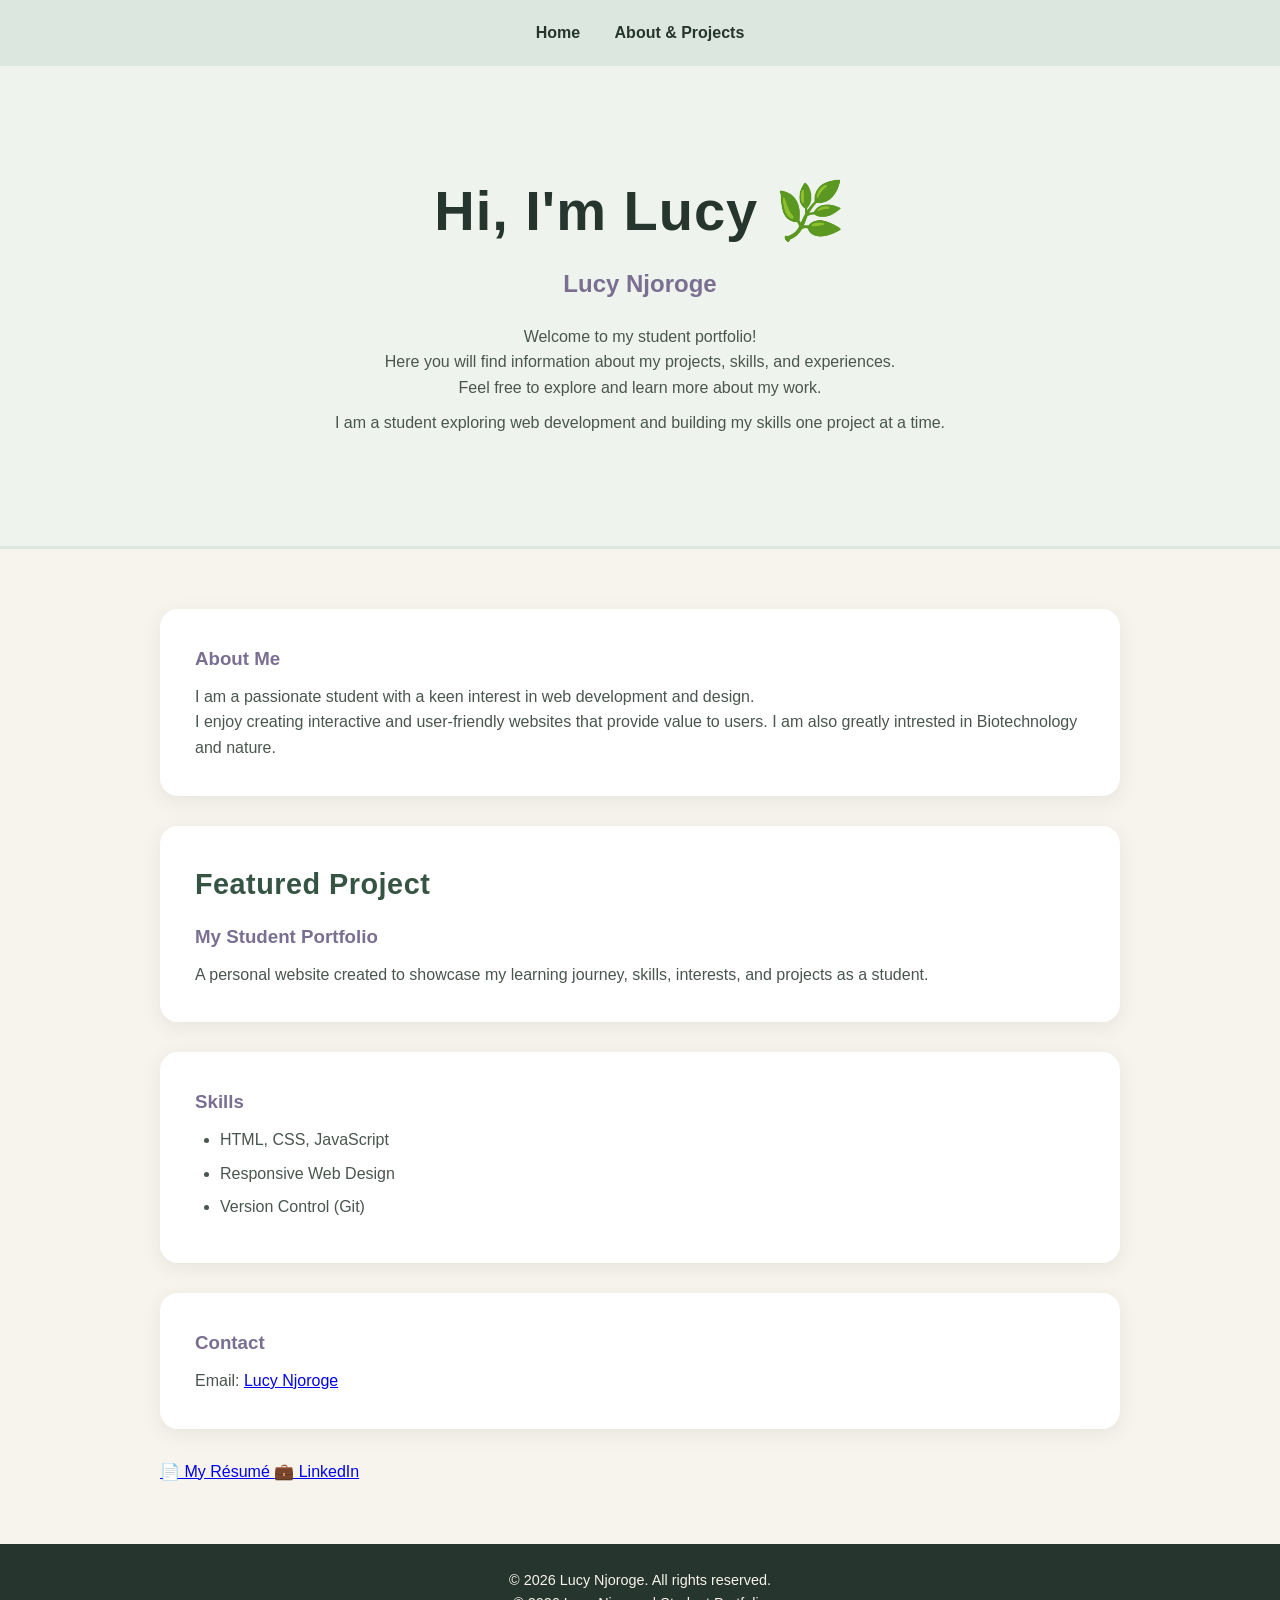
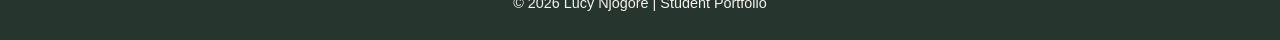
<file: index.html>
<!DOCTYPE html>
<html lang="en">
<head>
    <meta charset="UTF-8">
    <meta name="viewport" content="width=device-width, initial-scale=1.0">
    <title>Student Portfolio</title>
    <link rel="stylesheet" href="style.css"> 
</head>
<body>
    <nav>
    <a href="index.html">Home</a>
    <a href="about.html">About & Projects</a>
</nav>
    <header>
    <h1>Hi, I'm Lucy 🌿</h1>
    <h2>Lucy Njoroge</h2>
    <p>
         Welcome to my student portfolio!<br>
         Here you will find information about my projects, skills, and experiences.<br>
         Feel free to explore and learn more about my work.
    </p>
    <p>
    I am a student exploring web development and building my skills one project at a time.
    </p>
    </header>
    <main>
        <section>
            <h3>About Me</h3>
            <p>
                I am a passionate student with a keen interest in web development and design.<br>
                I enjoy creating interactive and user-friendly websites that provide value to users.
                I am also greatly intrested in Biotechnology and nature.
            </p>
        </section>
        <section>
           <h2>Featured Project</h2>
             <h3>My Student Portfolio</h3>

<p>
    A personal website created to showcase my learning journey,
    skills, interests, and projects as a student.
</p>
        </section>
        <section>
            <h3>Skills</h3>
            <ul>
                <li>HTML, CSS, JavaScript</li>
                <li>Responsive Web Design</li>
                <li>Version Control (Git)</li>
            </ul>
        </section>
        <section>
            <h3>Contact</h3>
            <p>
                Email: <a href="mailto: lizzyciana.com@gmail.com">Lucy Njoroge</a><br>
            </p>
        </section>
        <div class="links">
    <a href="https://lucy-she-byte.github.io/My-Resume/" target="_blank">
        📄 My Résumé
    </a>

    <a href="https://www.linkedin.com/in/lucy-njoroge-70b2bb433?utm_source=share_via&utm_content=profile&utm_medium=member_android" target="_blank">
        💼 LinkedIn
    </a>
</div>
    </main>
    <footer>
        <p>&copy; 2026 Lucy Njoroge. All rights reserved.<br>
            &copy; 2026 Lucy Njogore | Student Portfolio
        </p>
    </footer>
        <script src="script.js"></script>
</body>
</html></html>
</file>
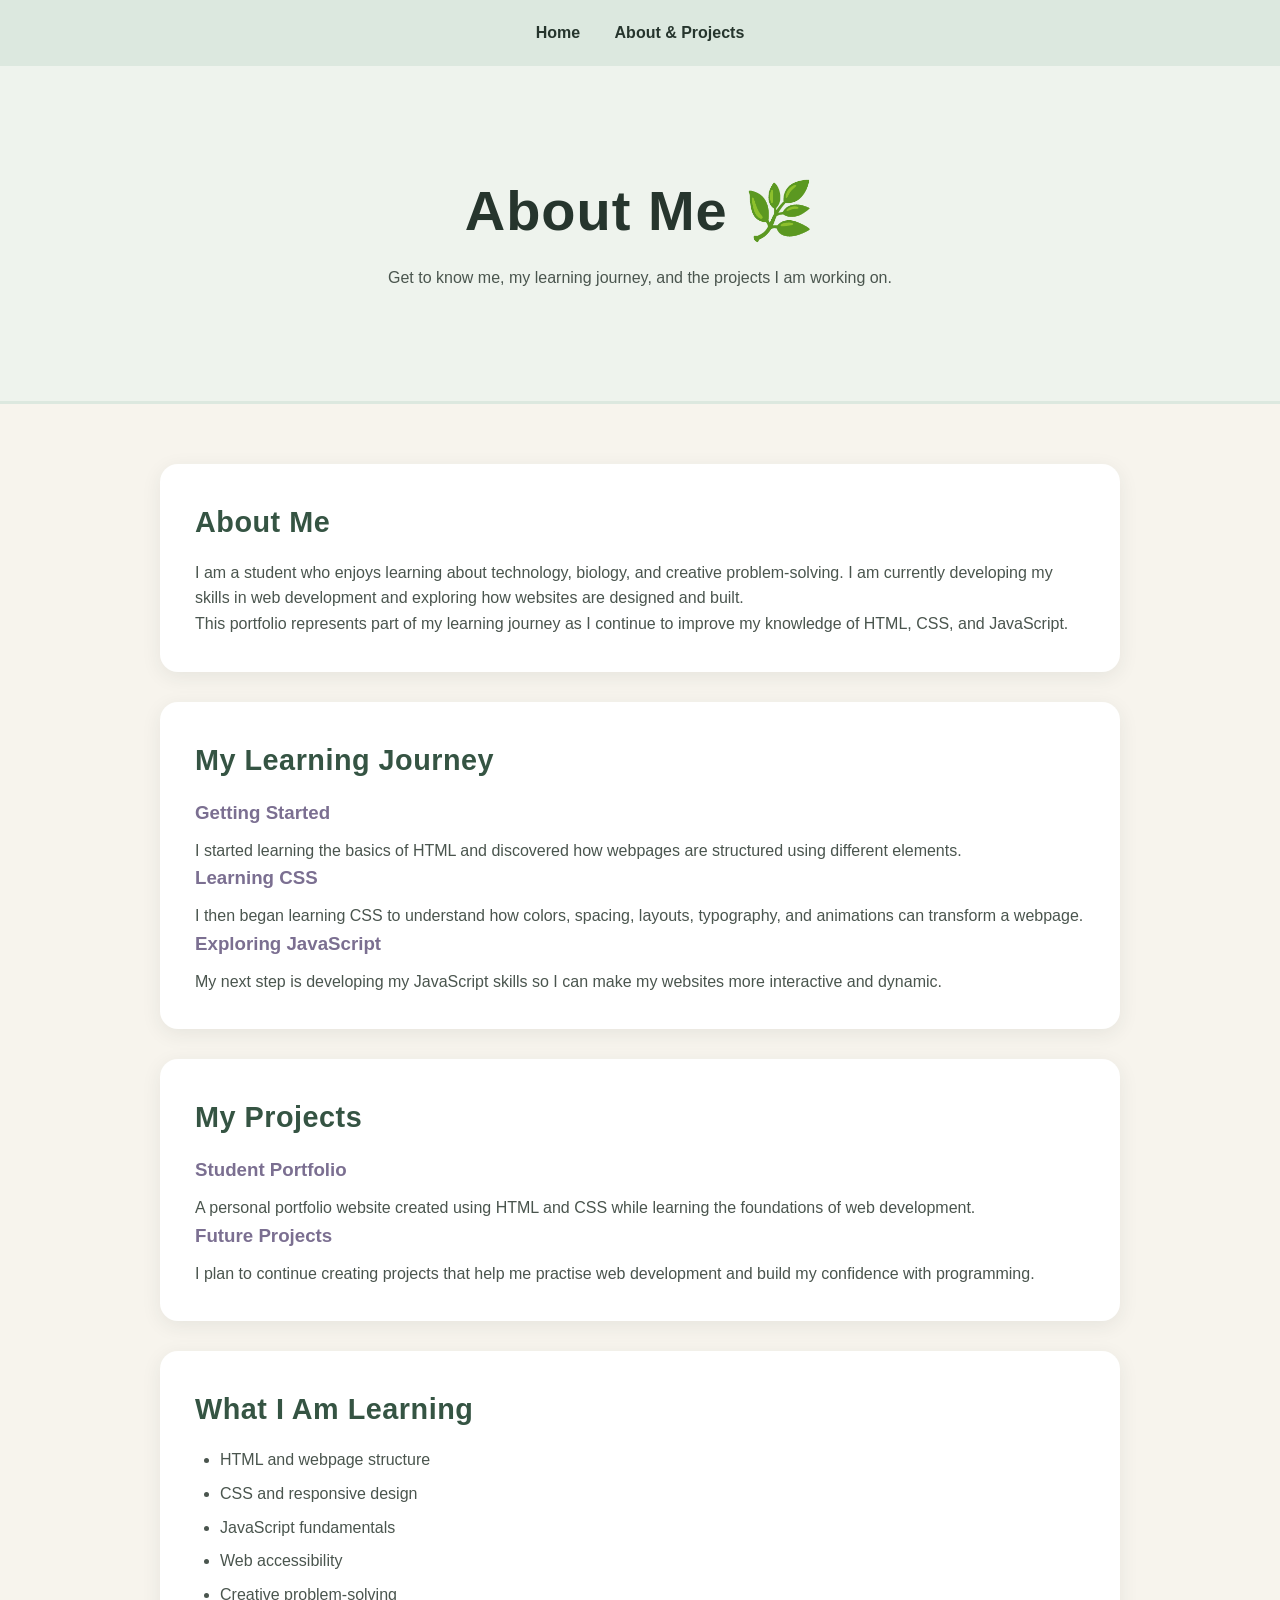
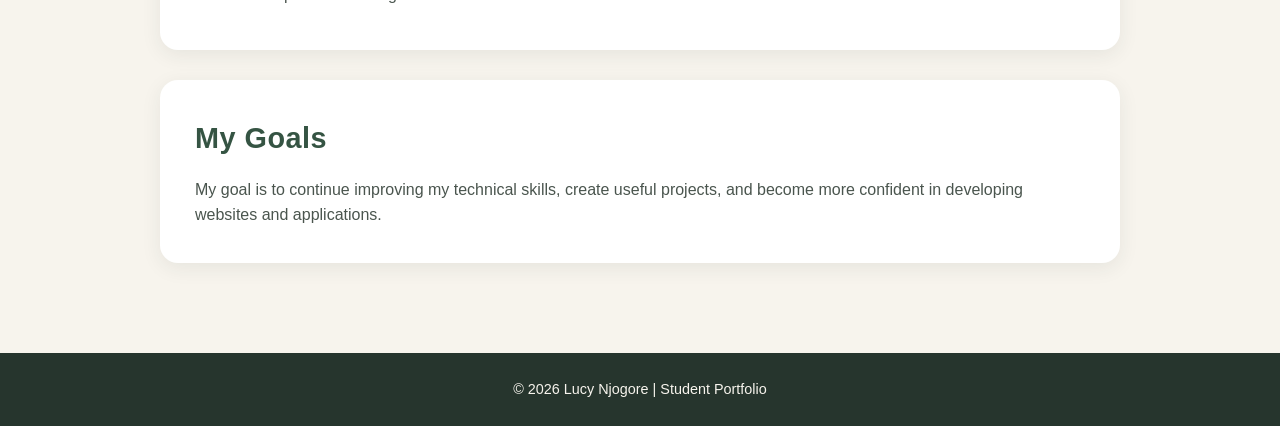
<file: about.html>
<!doctype html>
<html lang="en">
  <head>
    <meta charset="UTF-8" />
    <meta name="viewport" content="width=device-width, initial-scale=1.0" />

    <title>About Me | Lucy Njogore</title>

    <link rel="stylesheet" href="style.css" />
  </head>

  <body>
    <nav>
      <a href="index.html">Home</a>
      <a href="about.html">About & Projects</a>
    </nav>

    <header>
      <h1>About Me 🌿</h1>

      <p>
        Get to know me, my learning journey, and the projects I am working on.
      </p>
    </header>

    <main>
      <section>
        <h2>About Me</h2>

        <p>
          I am a student who enjoys learning about technology, biology, and
          creative problem-solving. I am currently developing my skills in web
          development and exploring how websites are designed and built.
        </p>

        <p>
          This portfolio represents part of my learning journey as I continue to
          improve my knowledge of HTML, CSS, and JavaScript.
        </p>
      </section>

      <section>
        <h2>My Learning Journey</h2>

        <h3>Getting Started</h3>

        <p>
          I started learning the basics of HTML and discovered how webpages are
          structured using different elements.
        </p>

        <h3>Learning CSS</h3>

        <p>
          I then began learning CSS to understand how colors, spacing, layouts,
          typography, and animations can transform a webpage.
        </p>

        <h3>Exploring JavaScript</h3>

        <p>
          My next step is developing my JavaScript skills so I can make my
          websites more interactive and dynamic.
        </p>
      </section>

      <section>
        <h2>My Projects</h2>

        <h3>Student Portfolio</h3>

        <p>
          A personal portfolio website created using HTML and CSS while learning
          the foundations of web development.
        </p>

        <h3>Future Projects</h3>

        <p>
          I plan to continue creating projects that help me practise web
          development and build my confidence with programming.
        </p>
      </section>

      <section>
        <h2>What I Am Learning</h2>

        <ul>
          <li>HTML and webpage structure</li>
          <li>CSS and responsive design</li>
          <li>JavaScript fundamentals</li>
          <li>Web accessibility</li>
          <li>Creative problem-solving</li>
        </ul>
      </section>

      <section>
        <h2>My Goals</h2>

        <p>
          My goal is to continue improving my technical skills, create useful
          projects, and become more confident in developing websites and
          applications.
        </p>
      </section>
    </main>

    <footer>
      <p>&copy; 2026 Lucy Njogore | Student Portfolio</p>
    </footer>

    <script src="script.js"></script>
  </body>
</html>
</file>
<file: style.css>
* {
  margin: 0;
  padding: 0;
  box-sizing: border-box;
}

body {
  background-color: #f7f4ed;
  color: #26352d;
  font-family: Arial, sans-serif;
  line-height: 1.6;
}

/* Navigation */

nav {
  background-color: #dce8df;
  padding: 20px;
  text-align: center;
}

nav a {
  color: #26352d;
  text-decoration: none;
  margin: 0 15px;
  font-weight: bold;
}

nav a:hover {
  color: #7b6f91;
}

/* Header */

header {
  text-align: center;
  padding: 100px 20px;
  background-color: #eef3ed;
  border-bottom: 3px solid #dce8df;
}

header h1 {
  font-size: 3.5rem;
  color: #26352d;
  margin-bottom: 10px;
  letter-spacing: 1px;
}

header h2 {
  font-size: 1.5rem;
  color: #7b6f91;
  margin-bottom: 20px;
}

header p {
  max-width: 650px;
  margin: 10px auto;
  color: #4a554e;
}

/* Main Content */

main {
  max-width: 1000px;
  margin: 0 auto;
  padding: 60px 20px;
}

section {
  background-color: #ffffff;
  padding: 35px;
  margin-bottom: 30px;
  border-radius: 18px;
  box-shadow: 0 5px 20px rgba(38, 53, 45, 0.08);
}

section h2 {
  color: #355443;
  margin-bottom: 15px;
  font-size: 1.8rem;
  letter-spacing: 0.5px;
}

section h3 {
  color: #7b6f91;
  margin-bottom: 10px;
}

section p {
  color: #4a554e;
}

/* Skills */

ul {
  padding-left: 25px;
}

li {
  margin-bottom: 8px;
  color: #4a554e;
}

/* Section Hover Effect */

section {
  opacity: 0;
  transform: translateY(20px);
  transition:
    opacity 0.6s ease,
    transform 0.6s ease,
    box-shadow 0.3s ease;
}

section.visible {
  opacity: 1;
  transform: translateY(0);
}

section:hover {
  transform: translateY(-5px);
  box-shadow: 0 10px 25px rgba(38, 53, 45, 0.12);
}
footer {
  background-color: #26352d;
  color: #f7f4ed;
  text-align: center;
  padding: 25px 20px;
}

footer p {
  font-size: 0.9rem;
}
/* Responsive Design */

@media (max-width: 768px) {
  nav {
    padding: 15px;
  }

  nav a {
    display: block;
    margin: 10px 0;
  }

  header {
    padding: 60px 20px;
  }

  header h1 {
    font-size: 2.2rem;
  }

  header h2 {
    font-size: 1.3rem;
  }

  main {
    padding: 40px 15px;
  }

  section {
    padding: 25px;
  }
}
/* Page Animation */

body {
  animation: fadeIn 1s ease-in;
}

@keyframes fadeIn {
  from {
    opacity: 0;
  }

  to {
    opacity: 1;
  }
}
section {
  opacity: 0;
  transform: translateY(20px);
  transition:
    opacity 0.6s ease,
    transform 0.6s ease;
}

section.visible {
  opacity: 1;
  transform: translateY(0);
}
</file>
